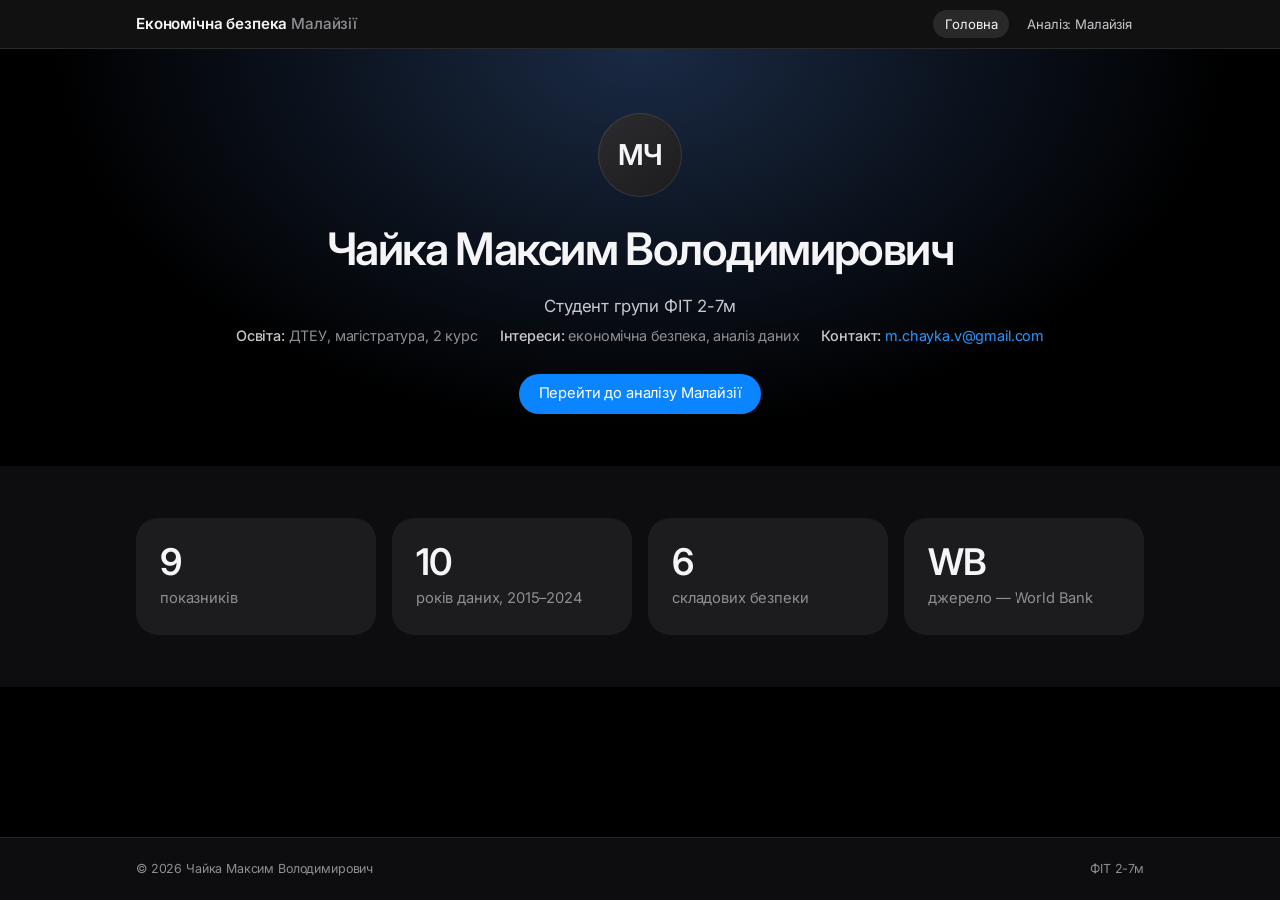
<file: index.html>
<!DOCTYPE html>
<html lang="uk">
<head>
  <meta charset="UTF-8">
  <meta name="viewport" content="width=device-width, initial-scale=1.0">
  <title>Чайка Максим — Економічна безпека Малайзії</title>
  <meta name="description" content="Аналіз економічної безпеки Малайзії за 2015–2024 рр. Автор: Чайка Максим Володимирович, ФІТ 2-7м.">
  <link rel="preconnect" href="https://fonts.googleapis.com">
  <link rel="preconnect" href="https://fonts.gstatic.com" crossorigin>
  <link href="https://fonts.googleapis.com/css2?family=Inter:wght@400;500;600&display=swap" rel="stylesheet">
  <link rel="stylesheet" href="style.css">
</head>
<body>
  <nav class="nav">
    <div class="container">
      <a class="logo" href="index.html">Економічна безпека <span>Малайзії</span></a>
      <button class="burger" aria-label="Меню" aria-expanded="false">☰</button>
      <ul class="nav-links">
        <li><a href="index.html" class="active">Головна</a></li>
        <li><a href="analysis.html">Аналіз: Малайзія</a></li>
      </ul>
    </div>
  </nav>

  <header class="hero">
    <div class="container hero-grid">
      <div class="avatar" aria-hidden="true">МЧ</div>
      <div>
        <h1>Чайка Максим Володимирович</h1>
        <p class="group">Студент групи ФІТ 2-7м</p>
        <div class="author-line">
          <span><b>Освіта:</b> ДТЕУ, магістратура, 2 курс</span>
          <span><b>Інтереси:</b> економічна безпека, аналіз даних</span>
          <span><b>Контакт:</b> <a href="mailto:m.chayka.v@gmail.com">m.chayka.v@gmail.com</a></span>
        </div>
        <a class="btn" href="analysis.html">Перейти до аналізу Малайзії</a>
      </div>
    </div>
  </header>

  <main>
    <section class="alt">
      <div class="container">
        <div class="grid-4">
          <div class="kpi reveal"><div class="num">9</div><div class="lbl">показників</div></div>
          <div class="kpi reveal"><div class="num">10</div><div class="lbl">років даних, 2015–2024</div></div>
          <div class="kpi reveal"><div class="num">6</div><div class="lbl">складових безпеки</div></div>
          <div class="kpi reveal"><div class="num">WB</div><div class="lbl">джерело — World Bank</div></div>
        </div>
      </div>
    </section>
  </main>

  <footer>
    <div class="container">
      <span>© 2026 Чайка Максим Володимирович</span>
      <span>ФІТ 2-7м</span>
    </div>
  </footer>
  <script src="script.js"></script>
</body>
</html>
</file>
<file: style.css>
/* ===== Economic Security — Apple-style minimal theme ===== */
:root {
  --bg: #000000;
  --bg-alt: #0d0d0f;
  --surface: #1c1c1e;
  --ink: #f5f5f7;
  --ink-2: #c7c7cc;
  --muted: #8e8e93;
  --line: #38383a;
  --hair: rgba(255, 255, 255, .1);
  --blue: #0a84ff;
  --blue-hover: #409cff;
  --link: #2997ff;
  --s1: #2a78d6;
  --s2: #eb6834;
  --lv-opt: #30d158;  --lv-opt-bg: rgba(48, 209, 88, .14);
  --lv-sat: #8fd694;  --lv-sat-bg: rgba(143, 214, 148, .13);
  --lv-uns: #ffd60a;  --lv-uns-bg: rgba(255, 214, 10, .13);
  --lv-dan: #ff9f0a;  --lv-dan-bg: rgba(255, 159, 10, .14);
  --lv-cri: #ff453a;  --lv-cri-bg: rgba(255, 69, 58, .15);
  --lv-abs: #ff6961;  --lv-abs-bg: rgba(160, 20, 20, .35);
  --radius: 22px;
  --radius-s: 14px;
  --font: -apple-system, BlinkMacSystemFont, "SF Pro Display", "SF Pro Text", "Inter", "Helvetica Neue", Helvetica, Arial, sans-serif;
}

* { box-sizing: border-box; }
html { scroll-behavior: smooth; -webkit-text-size-adjust: 100%; }
body {
  margin: 0;
  font-family: var(--font);
  background: var(--bg);
  color: var(--ink);
  line-height: 1.47;
  font-size: 15px;
  letter-spacing: -.01em;
  color-scheme: dark;
  -webkit-font-smoothing: antialiased;
}
h1, h2, h3 { font-family: var(--font); font-weight: 600; letter-spacing: -.025em; line-height: 1.1; margin: 0 0 .45em; }
h1 { font-size: clamp(1.9rem, 4.5vw, 2.8rem); letter-spacing: -.035em; }
h2 { font-size: clamp(1.4rem, 3vw, 1.9rem); }
h3 { font-size: 1.1rem; letter-spacing: -.015em; line-height: 1.25; }
p { margin: 0 0 1em; }
a { color: var(--link); text-decoration: none; }
a:hover { text-decoration: underline; }

.container { width: 100%; max-width: 1040px; margin: 0 auto; padding: 0 16px; }

/* ---------- navigation (frosted glass) ---------- */
.nav {
  position: sticky; top: 0; z-index: 50;
  background: rgba(22, 22, 23, .8);
  backdrop-filter: saturate(180%) blur(20px);
  -webkit-backdrop-filter: saturate(180%) blur(20px);
  border-bottom: 1px solid var(--hair);
}
.nav .container { display: flex; align-items: center; justify-content: space-between; height: 48px; gap: 12px; }
.logo { color: var(--ink); font-weight: 600; font-size: .95rem; letter-spacing: -.01em; }
.logo:hover { text-decoration: none; }
.logo span { color: var(--muted); font-weight: 500; }
.nav-links { display: flex; gap: 6px; list-style: none; margin: 0; padding: 0; }
.nav-links a { color: var(--ink-2); font-size: .82rem; padding: 6px 12px; border-radius: 999px; transition: color .2s, background .2s; }
.nav-links a:hover { color: var(--ink); text-decoration: none; }
.nav-links a.active { color: var(--ink); background: rgba(255, 255, 255, .1); }
.burger { display: none; background: none; border: none; color: var(--ink); font-size: 1.2rem; cursor: pointer; padding: 6px; }
@media (max-width: 720px) {
  .burger { display: block; }
  .nav-links {
    display: none; position: absolute; top: 48px; left: 0; right: 0; flex-direction: column; gap: 0;
    background: rgba(22, 22, 23, .97); backdrop-filter: blur(20px); -webkit-backdrop-filter: blur(20px);
    padding: 8px 16px 16px; border-bottom: 1px solid var(--hair);
  }
  .nav-links.open { display: flex; }
  .nav-links a { font-size: 1.05rem; padding: 12px 4px; border-radius: 0; border-bottom: 1px solid var(--hair); }
  .nav-links a.active { background: none; font-weight: 600; }
}

/* ---------- hero ---------- */
.hero { background: radial-gradient(ellipse at top, #1a2a44 0%, #000 65%); color: var(--ink); padding: 64px 0 52px; text-align: center; }
.hero .eyebrow { color: var(--muted); font-size: 1rem; font-weight: 500; margin-bottom: 10px; letter-spacing: 0; }
.hero h1 { max-width: 860px; margin-left: auto; margin-right: auto; }
.hero p.lead { font-size: clamp(1rem, 1.8vw, 1.15rem); color: var(--ink-2); max-width: 720px; margin: 0 auto 1.2em; line-height: 1.4; }
.hero-grid { display: flex; flex-direction: column; align-items: center; gap: 28px; }
.avatar {
  width: 84px; height: 84px; border-radius: 50%; display: grid; place-items: center;
  background: linear-gradient(145deg, #2c2c2e, #1c1c1e); color: var(--ink);
  font-size: 1.8rem; font-weight: 600; letter-spacing: -.03em;
  box-shadow: inset 0 0 0 1px var(--hair);
}

.btn {
  display: inline-block; background: var(--blue); color: #fff; font-size: .92rem; font-weight: 400;
  padding: 9px 20px; border-radius: 999px; margin-top: 6px; transition: background .2s;
}
.btn:hover { background: var(--blue-hover); text-decoration: none; }
.btn.ghost { background: none; color: var(--link); padding-left: 0; }
.btn.ghost:hover { text-decoration: underline; background: none; }

/* ---------- sections & cards ---------- */
section { padding: 52px 0; }
section.alt { background: var(--bg-alt); }
.section-head { margin-bottom: 36px; text-align: center; }
.section-head p { color: var(--muted); max-width: 680px; margin: 0 auto; font-size: .95rem; }
.card {
  background: var(--surface); border-radius: var(--radius); padding: 26px;
  box-shadow: 0 0 0 1px var(--hair);
}
.alt .card, .alt .kpi { box-shadow: none; }
.grid-2 { display: grid; grid-template-columns: repeat(2, 1fr); gap: 20px; }
.grid-3 { display: grid; grid-template-columns: repeat(3, 1fr); gap: 20px; }
.grid-4 { display: grid; grid-template-columns: repeat(4, 1fr); gap: 16px; }
.grid-2 > *, .grid-3 > *, .grid-4 > *, .ind-body > * { min-width: 0; }
@media (max-width: 900px) { .grid-3, .grid-4 { grid-template-columns: repeat(2, 1fr); } }
@media (max-width: 640px) {
  .grid-2, .grid-3, .grid-4 { grid-template-columns: 1fr; }
  section { padding: 56px 0; }
  .card { padding: 24px; }
  .hero { padding: 64px 0 48px; }
}

.info-card h3 { margin-bottom: 14px; }
.info-card .ico { display: none; }
.info-card ul { margin: 0; padding: 0; list-style: none; color: var(--ink-2); }
.info-card li { padding: 10px 0; border-top: 1px solid var(--hair); font-size: .98rem; }
.info-card li:first-child { border-top: none; padding-top: 0; }
.contact-list li { display: block; }

/* ---------- KPI tiles ---------- */
.kpi { background: var(--surface); border-radius: var(--radius); padding: 26px 24px; box-shadow: 0 0 0 1px var(--hair); text-align: left; }
.kpi .num { font-size: 2.3rem; font-weight: 600; line-height: 1; letter-spacing: -.04em; margin-bottom: 8px; }
.kpi .lbl { color: var(--muted); font-size: .92rem; line-height: 1.35; }
.kpi.good .num { color: var(--lv-opt); }
.kpi.warn .num { color: var(--lv-uns); }
.kpi.bad .num { color: var(--lv-cri); }

.verdict {
  display: inline-flex; flex-wrap: wrap; justify-content: center; align-items: center; gap: 6px;
  background: rgba(255,255,255,.08); padding: 10px 20px; border-radius: 999px; font-size: .92rem; color: var(--ink-2);
}
.verdict b { color: var(--lv-uns); font-weight: 600; }

/* ---------- level chips ---------- */
.chip { display: inline-block; padding: 4px 11px; border-radius: 999px; font-size: .78rem; font-weight: 500; white-space: nowrap; }
.chip::before { content: ""; display: inline-block; width: 6px; height: 6px; border-radius: 50%; background: currentColor; margin-right: 6px; vertical-align: 1px; }
.lv-opt { background: var(--lv-opt-bg); color: var(--lv-opt); }
.lv-sat { background: var(--lv-sat-bg); color: var(--lv-sat); }
.lv-uns { background: var(--lv-uns-bg); color: var(--lv-uns); }
.lv-dan { background: var(--lv-dan-bg); color: var(--lv-dan); }
.lv-cri { background: var(--lv-cri-bg); color: var(--lv-cri); }
.lv-abs { background: var(--lv-abs-bg); color: var(--lv-abs); }

.trend { font-size: .82rem; font-weight: 500; }
.trend.up { color: var(--lv-opt); }
.trend.down { color: var(--lv-cri); }
.trend.flat { color: var(--muted); }

/* ---------- tables ---------- */
.table-wrap { width: 100%; overflow-x: auto; border-radius: var(--radius-s); background: var(--surface); box-shadow: 0 0 0 1px var(--hair); }
table { width: 100%; border-collapse: collapse; font-size: .9rem; }
th, td { padding: 13px 14px; text-align: left; border-bottom: 1px solid var(--hair); vertical-align: middle; }
th { color: var(--muted); font-weight: 500; font-size: .78rem; white-space: nowrap; background: var(--surface); }
tbody tr { transition: background .15s; }
tbody tr:hover { background: #242426; }
tbody tr:last-child td { border-bottom: none; }
td.num, th.num { text-align: right; font-variant-numeric: tabular-nums; }
.year-table th, .year-table td { padding: 9px 10px; white-space: nowrap; }
.year-table td.avg { font-weight: 600; }

/* ---------- indicator cards ---------- */
.indicator { margin-bottom: 20px; }
.ind-head { display: flex; flex-wrap: wrap; justify-content: space-between; align-items: flex-start; gap: 12px; margin-bottom: 20px; }
.ind-head .comp { font-size: .85rem; color: var(--muted); font-weight: 500; }
.ind-head h3 { margin: 4px 0 0; font-size: 1.2rem; }
.ind-meta { display: flex; flex-wrap: wrap; gap: 8px; align-items: center; }
.ind-body { display: grid; grid-template-columns: 1.4fr 1fr; gap: 32px; align-items: start; }
@media (max-width: 900px) { .ind-body { grid-template-columns: 1fr; } }
.chart-box { position: relative; height: 300px; }
@media (max-width: 640px) { .chart-box { height: 250px; } }
.ind-text p { color: var(--ink-2); font-size: .95rem; }
.formula { font-family: "SF Mono", ui-monospace, Menlo, Consolas, monospace; background: var(--bg-alt); padding: 10px 14px; border-radius: 10px; font-size: .82rem; margin-bottom: 14px; display: block; color: var(--ink-2); }
.stat-row { display: flex; gap: 24px; flex-wrap: wrap; margin-bottom: 16px; }
.stat-row div { font-size: .8rem; color: var(--muted); }
.stat-row b { display: block; font-size: 1.5rem; font-weight: 600; color: var(--ink); letter-spacing: -.03em; line-height: 1.15; }
details { margin-top: 20px; border-top: 1px solid var(--hair); padding-top: 14px; }
summary { cursor: pointer; color: var(--link); font-size: .9rem; margin-bottom: 12px; list-style: none; }
summary::-webkit-details-marker { display: none; }
summary::after { content: " ›"; display: inline-block; transition: transform .2s; }
details[open] summary::after { transform: rotate(90deg); }
.src { font-size: .78rem; color: var(--muted); margin-top: 10px; }

/* ---------- lists ---------- */
.tendency h3 { font-size: 1.3rem; }
.tendency ul { padding: 0; margin: 0; list-style: none; }
.tendency li { padding: 12px 0 12px 22px; border-top: 1px solid var(--hair); color: var(--ink-2); font-size: .95rem; position: relative; }
.tendency li::before { content: ""; position: absolute; left: 2px; top: 20px; width: 8px; height: 8px; border-radius: 50%; }
.tendency.good li::before { background: var(--lv-opt); }
.tendency.bad li::before { background: var(--lv-cri); }

.threat { display: grid; grid-template-columns: 40px 1fr; gap: 16px; }
.threat .n { width: 40px; height: 40px; border-radius: 50%; background: var(--bg-alt); color: var(--ink); display: grid; place-items: center; font-weight: 600; font-size: 1rem; }
.threat h3 { font-size: 1.1rem; margin-bottom: 6px; }
.threat p { color: var(--ink-2); font-size: .93rem; margin: 0; }
.threat .tags { margin-top: 10px; font-size: .78rem; color: var(--muted); font-weight: 500; }

.conclusion { background: linear-gradient(160deg, #1c1c1e, #0d1a2e); color: #f5f5f7; box-shadow: 0 0 0 1px var(--hair); border-radius: var(--radius); padding: clamp(28px, 5vw, 56px); }
.conclusion h2 { color: #f5f5f7; }
.conclusion p { color: #aeaeb2; font-size: .95rem; }
.conclusion b { color: #f5f5f7; font-weight: 600; }

.dist-bar { display: flex; height: 10px; border-radius: 999px; overflow: hidden; margin: 18px 0 16px; gap: 3px; }
.dist-bar div { font-size: 0; }
.legend { display: flex; flex-wrap: wrap; gap: 10px 20px; font-size: .85rem; color: var(--ink-2); }
.legend span::before { content: ""; display: inline-block; width: 8px; height: 8px; border-radius: 50%; margin-right: 7px; background: var(--c); vertical-align: 1px; }

.toc { display: flex; flex-wrap: wrap; justify-content: center; gap: 8px; margin-top: 26px; }
.toc a { color: var(--link); font-size: .85rem; padding: 6px 13px; border-radius: 999px; background: rgba(255,255,255,.08); }
.toc a:hover { text-decoration: none; background: #2c2c2e; }

#sourceList { list-style: none; padding: 0 !important; }
#sourceList li { padding: 8px 0; border-top: 1px solid var(--hair); overflow-wrap: anywhere; }
#sourceList li:first-child { border-top: none; }
#sourceList a { overflow-wrap: anywhere; }

/* ---------- footer ---------- */
footer { background: var(--bg-alt); color: var(--muted); padding: 22px 0; font-size: .78rem; border-top: 1px solid var(--hair); }
footer .container { display: flex; flex-wrap: wrap; justify-content: space-between; gap: 8px; }

/* ---------- motion ---------- */
.reveal { opacity: 0; transform: translateY(24px); transition: opacity .8s cubic-bezier(.2, .8, .2, 1), transform .8s cubic-bezier(.2, .8, .2, 1); }
.reveal.visible { opacity: 1; transform: none; }
@media (prefers-reduced-motion: reduce) { .reveal { opacity: 1; transform: none; transition: none; } html { scroll-behavior: auto; } }

.trend { white-space: nowrap; }
@media (max-width: 640px) { .card .grid-2 { grid-template-columns: repeat(2, 1fr); } .kpi .num { font-size: 2.4rem; } }

.author-line { display: flex; flex-wrap: wrap; justify-content: center; gap: 8px 22px; color: var(--muted); font-size: .9rem; margin: 6px 0 22px; }
.author-line b { color: var(--ink-2); font-weight: 500; }
.hero .group { font-size: 1.05rem; color: var(--ink-2); margin-bottom: 4px; }
body { min-height: 100vh; display: flex; flex-direction: column; }
main { flex: 1; }
</file>
